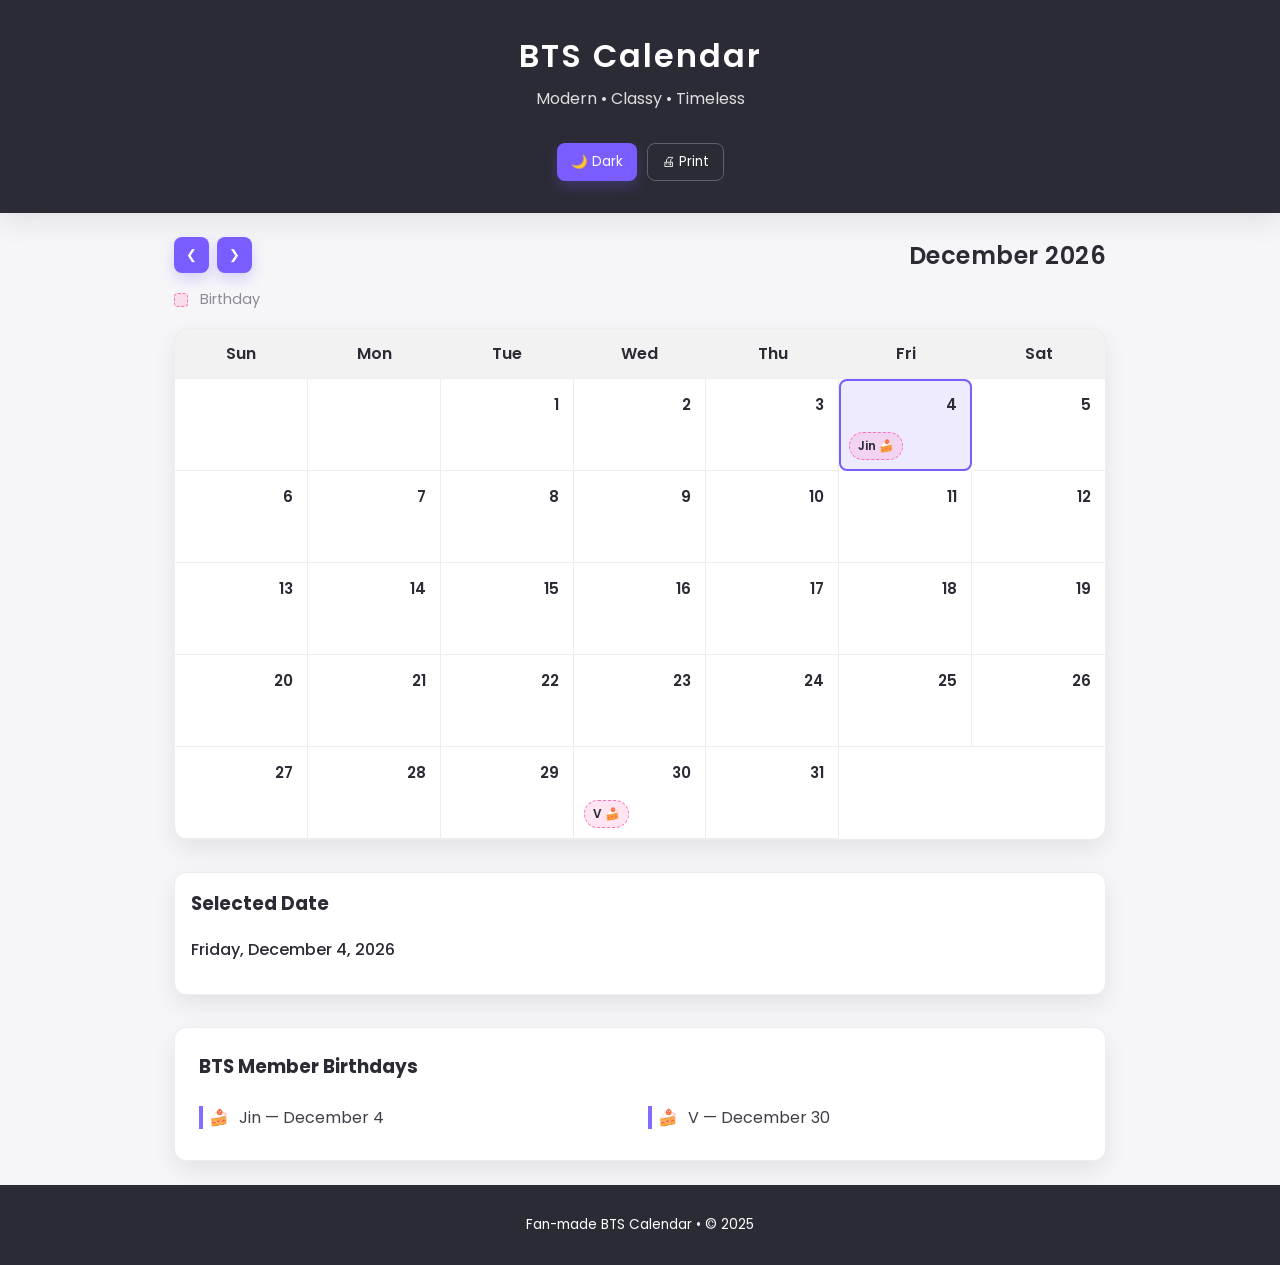
<file: BTS_Fanbase_Calender/Index.html>
<!DOCTYPE html>
<html lang="en">
<head>
  <meta charset="UTF-8" />
  <title>BTS Calendar</title>
  <meta name="viewport" content="width=device-width, initial-scale=1.0" />
  <link rel="icon" type="image/png" href="https://img.icons8.com/officel/80/bts-logo.png">
  <link href="https://fonts.googleapis.com/css2?family=Poppins:wght@300;400;600&display=swap" rel="stylesheet" />
  <link rel="stylesheet" href="https://cdnjs.cloudflare.com/ajax/libs/font-awesome/6.5.0/css/all.min.css">

  <link rel="stylesheet" href="Style.css" />
</head>
<body>
  <header>
    <h1>BTS Calendar</h1>
    <p>Modern • Classy • Timeless</p>
    <div class="header-actions">
      <button id="themeToggle" class="btn">🌙 Dark</button>
      <button onclick="window.print()" class="btn secondary">🖨 Print</button>
    </div>
  </header>

  <main>
    <div class="calendar-controls">
      <div class="nav">
        <button id="prev" class="btn">&#10094;</button>
        <button id="next" class="btn">&#10095;</button>
      </div>
      <h2 id="monthYear" aria-live="polite">
        <div>
            <select id="monthSelect"></select>
            <select id="yearSelect"></select>
        </div>
      </h2>
    </div>

    <div class="legend">
      <span class="swatch"></span>
      <span>Birthday</span>
    </div>

    <div class="calendar" id="calendar">
      <div class="day-name">Sun</div>
      <div class="day-name">Mon</div>
      <div class="day-name">Tue</div>
      <div class="day-name">Wed</div>
      <div class="day-name">Thu</div>
      <div class="day-name">Fri</div>
      <div class="day-name">Sat</div>
    </div>

    <section class="selected-date">
        <h3>Selected Date</h3>
        <p id="dateDetails">Click on a date to see details here.</p>
    </section>

    <section class="birthdays">
      <h3>BTS Member Birthdays</h3>
      <ul id="birthdayList">
        <!-- Populated dynamically for the current month -->
      </ul>
    </section>

  </main>

  <footer>
    <p>Fan-made BTS Calendar • © 2025</p>
  </footer>

  <script src="Script.js"></script>
  </body>
  </html>
</file>
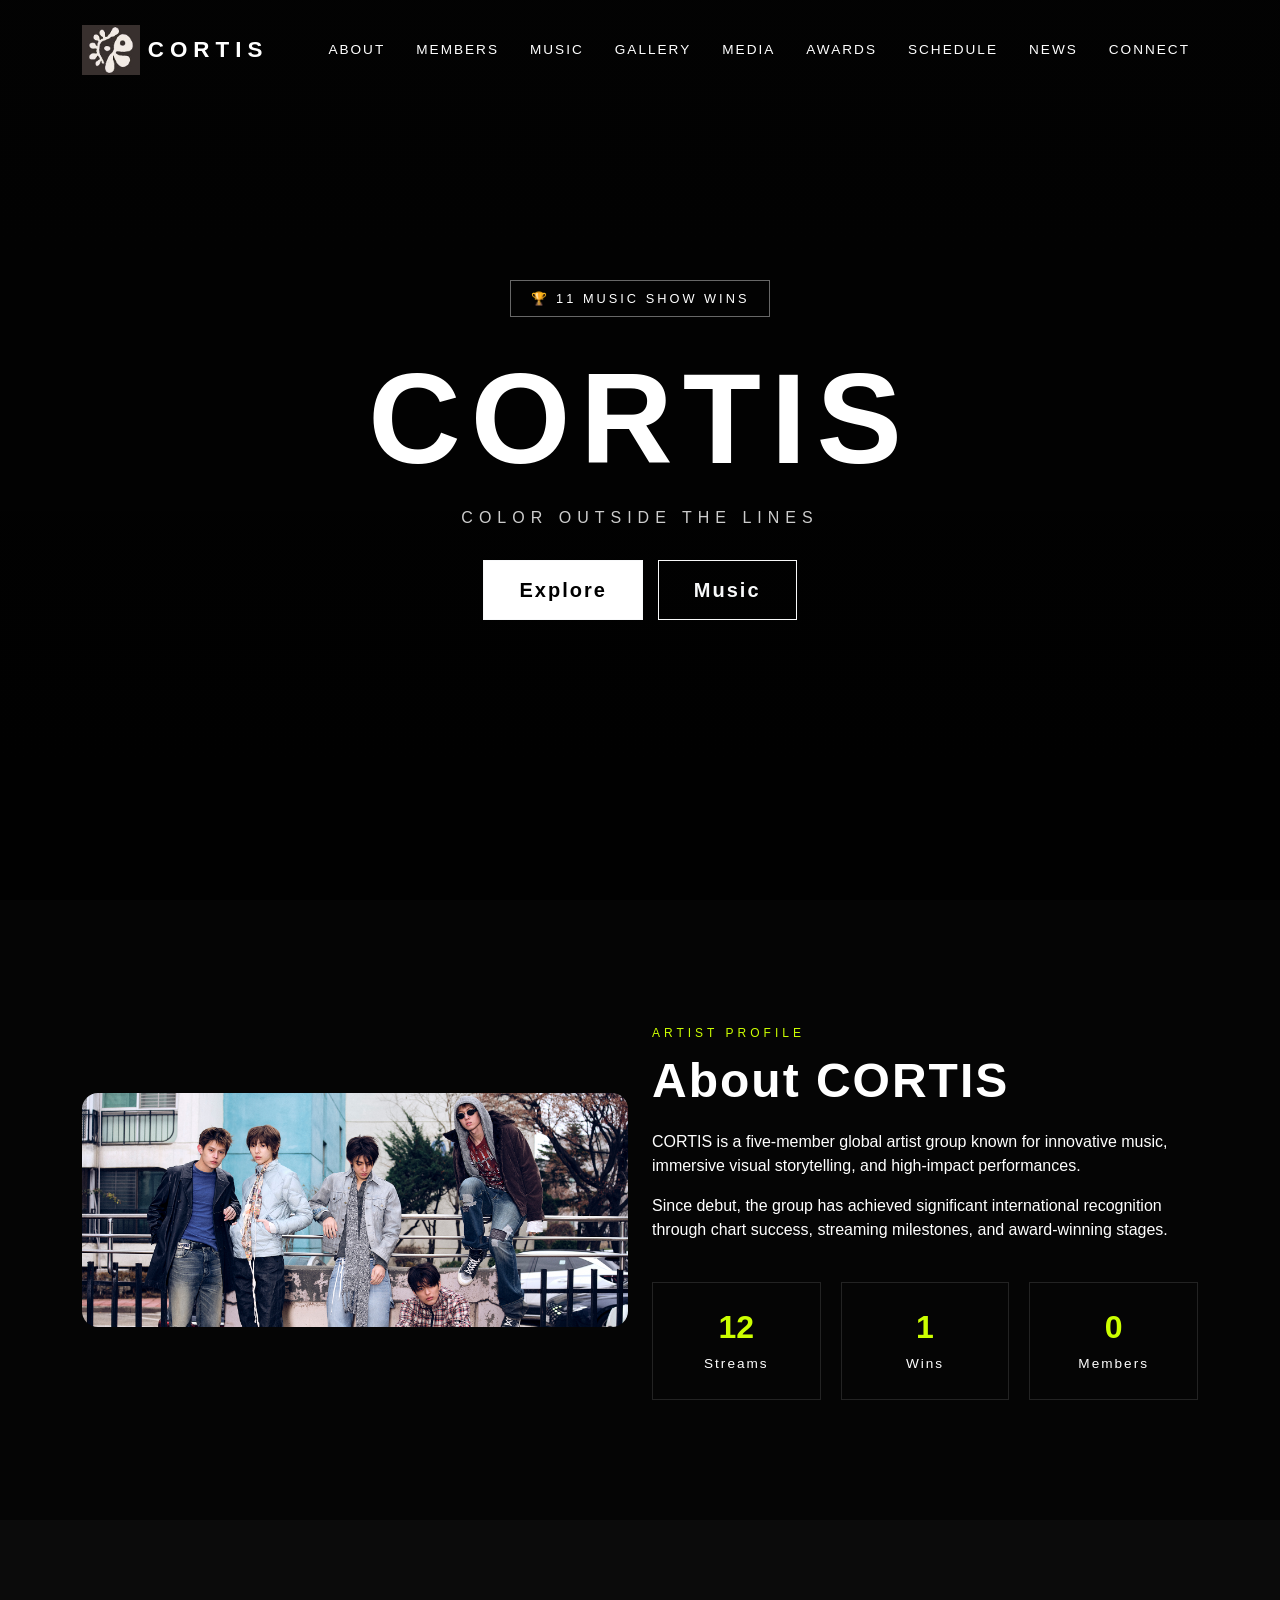
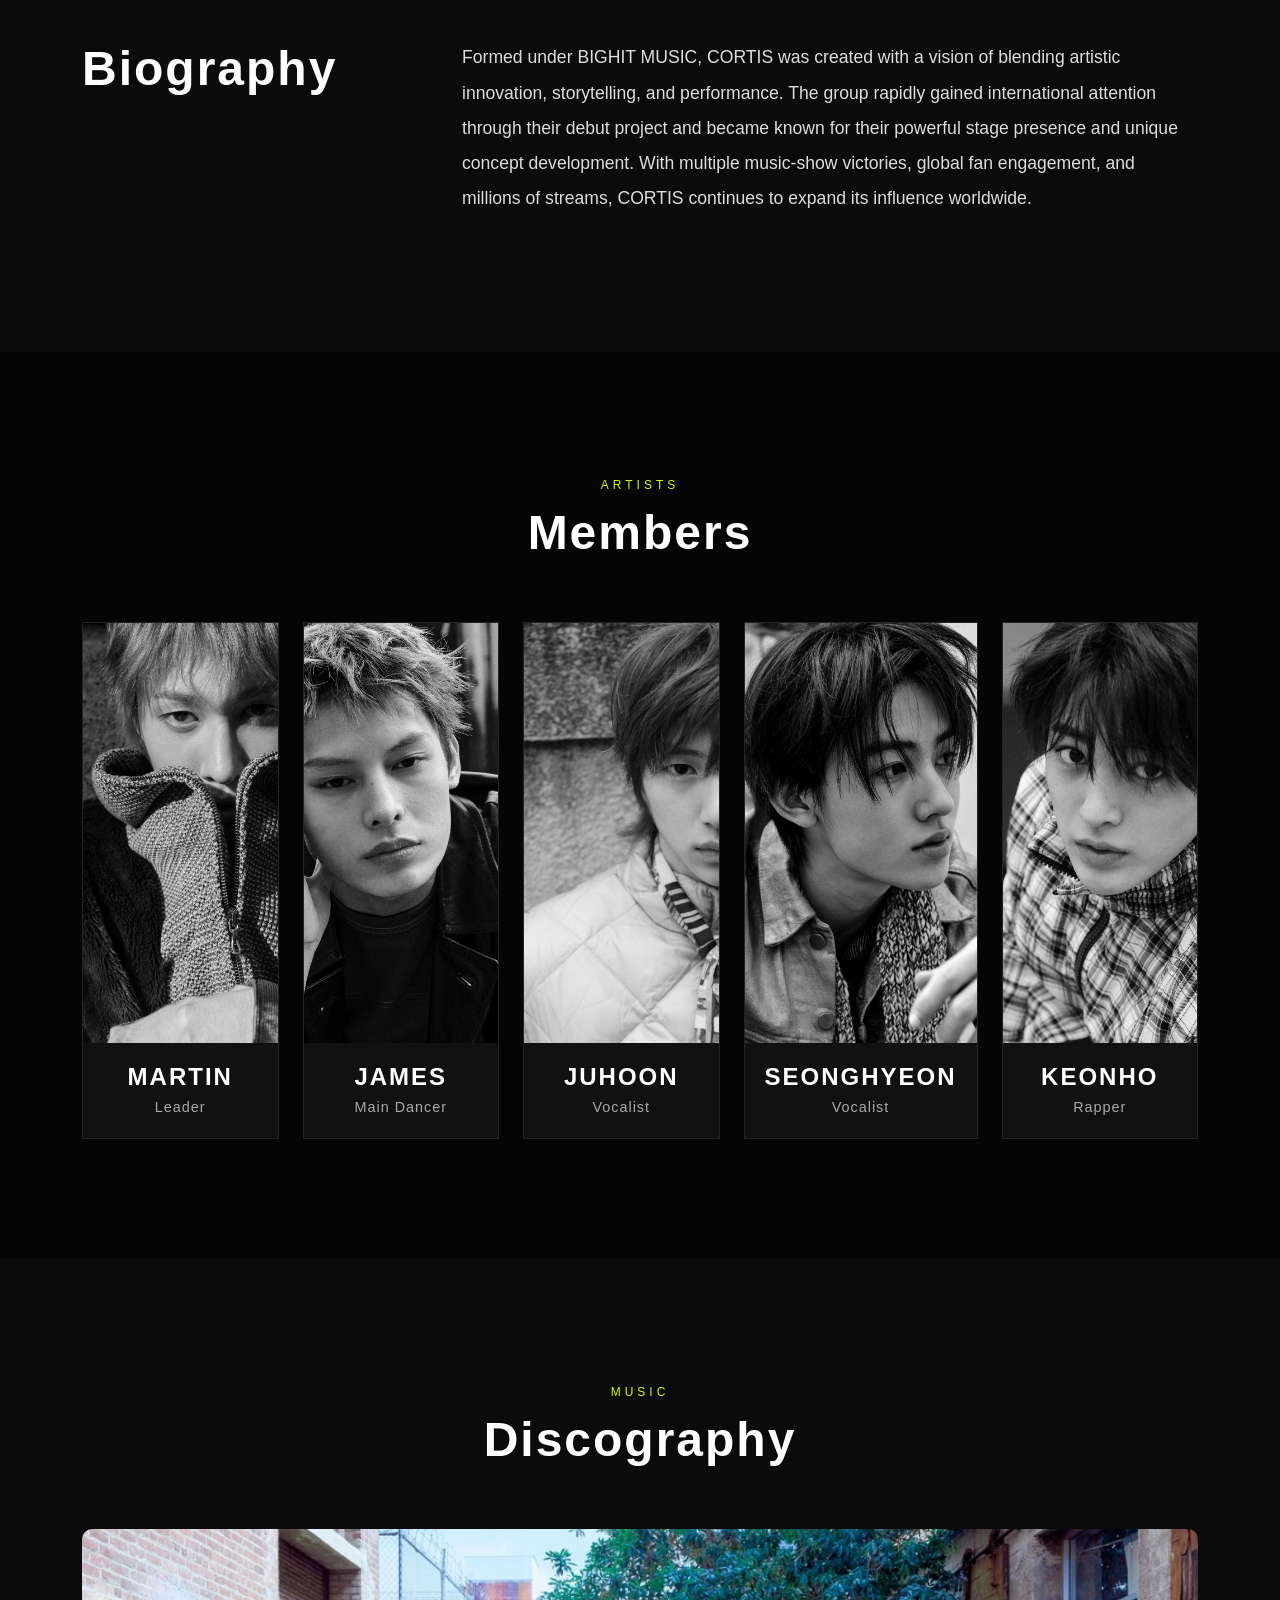
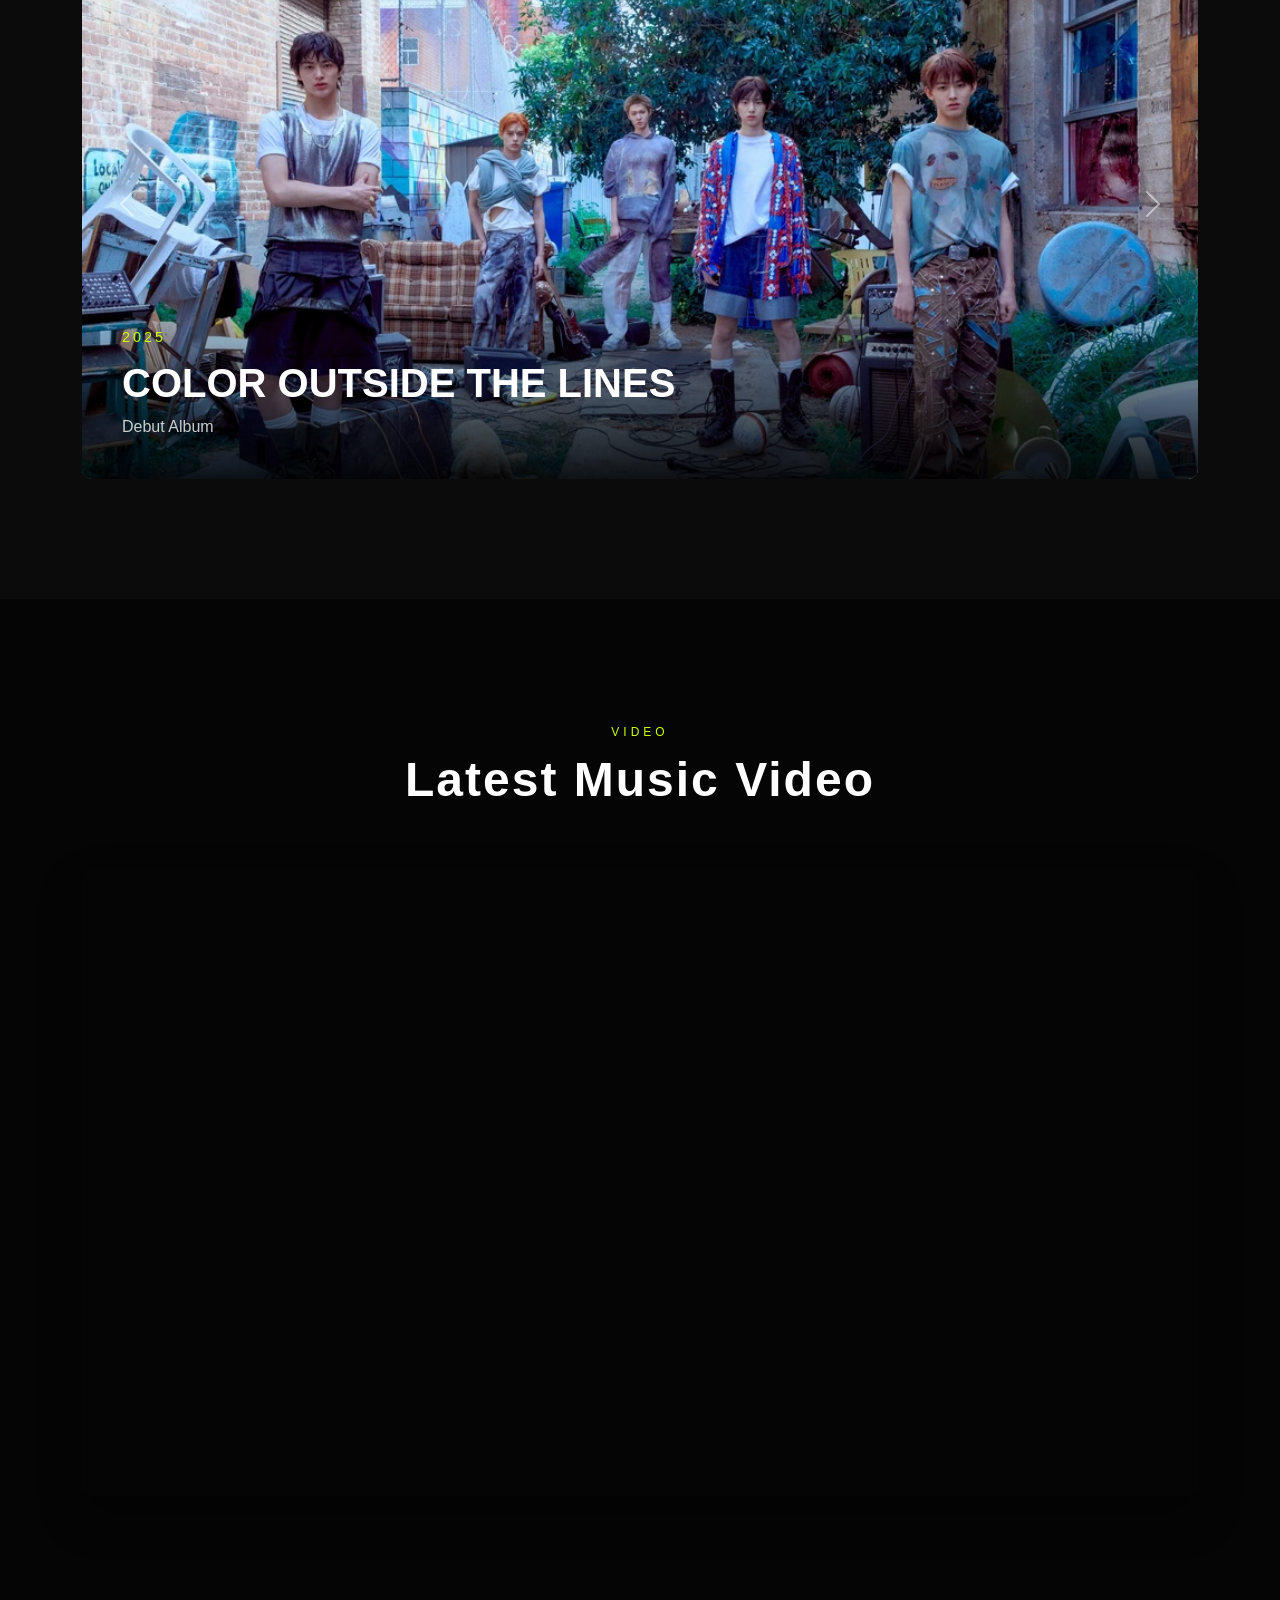
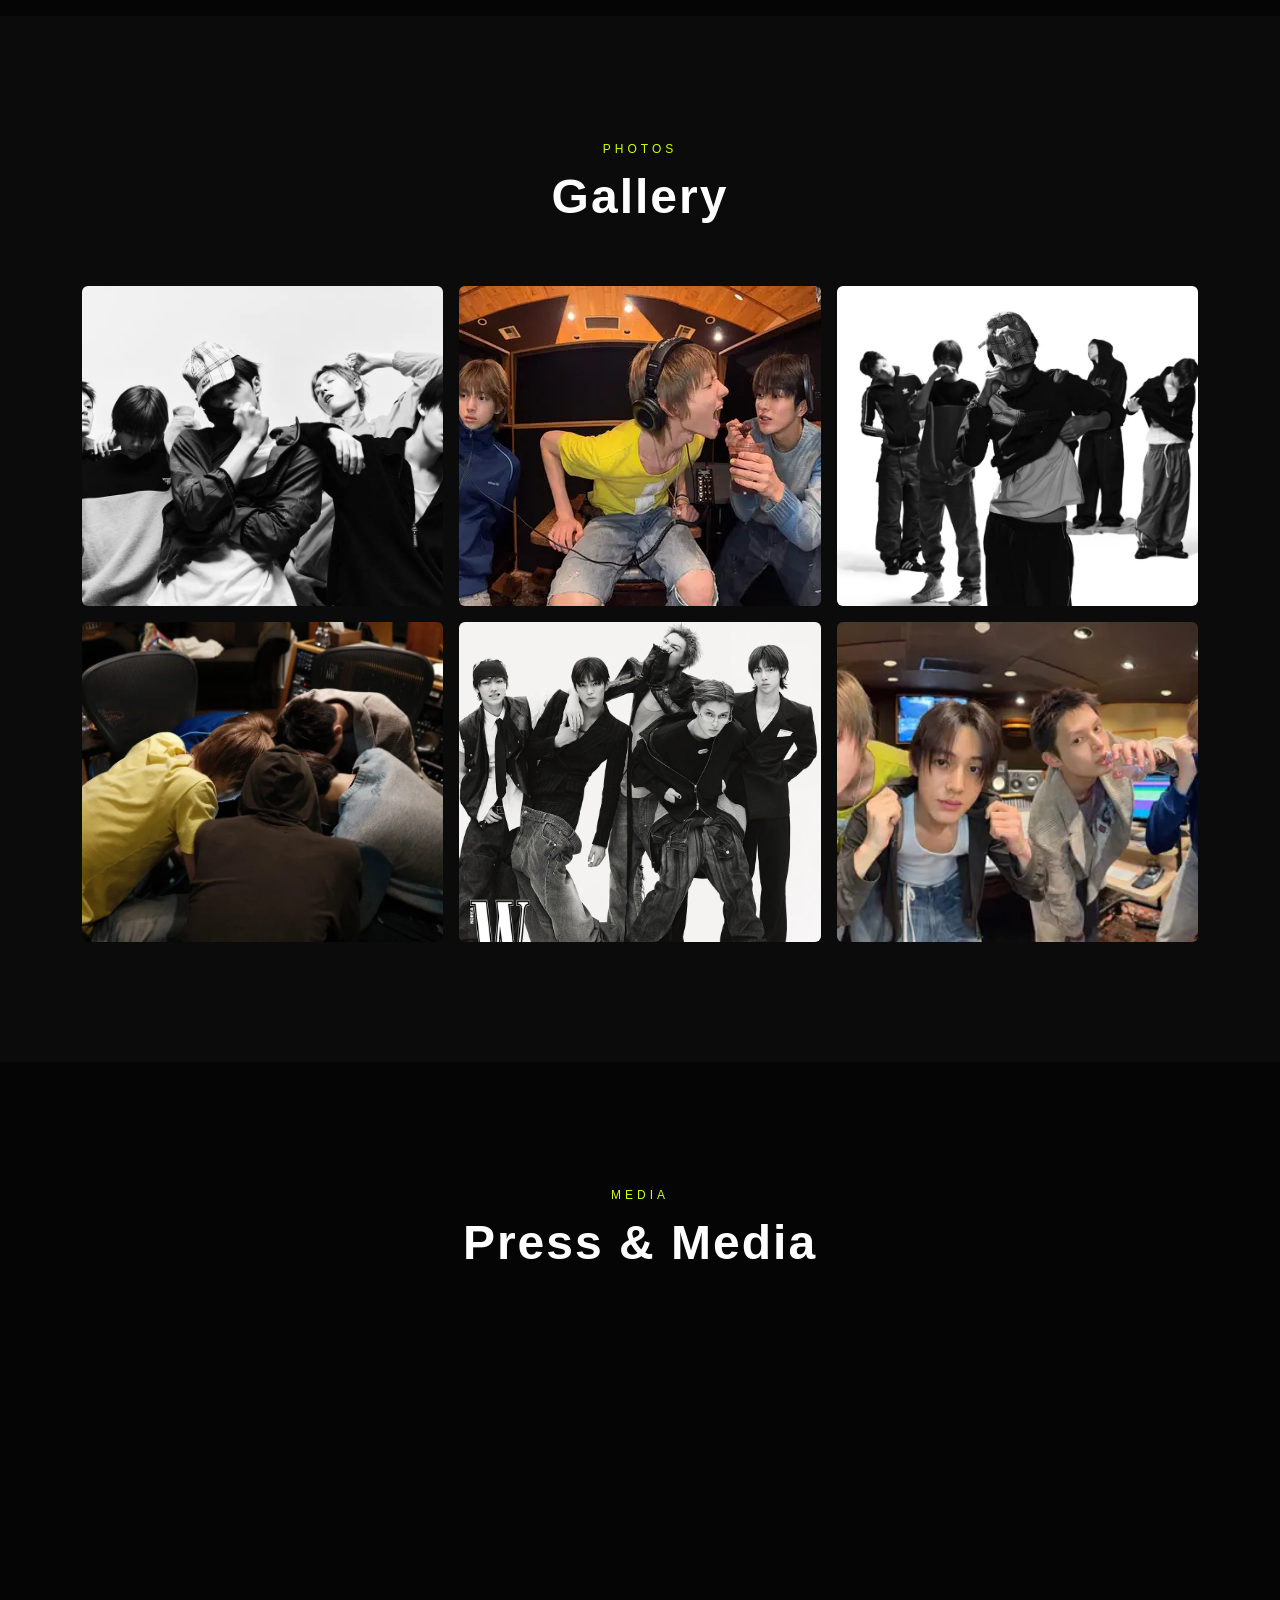
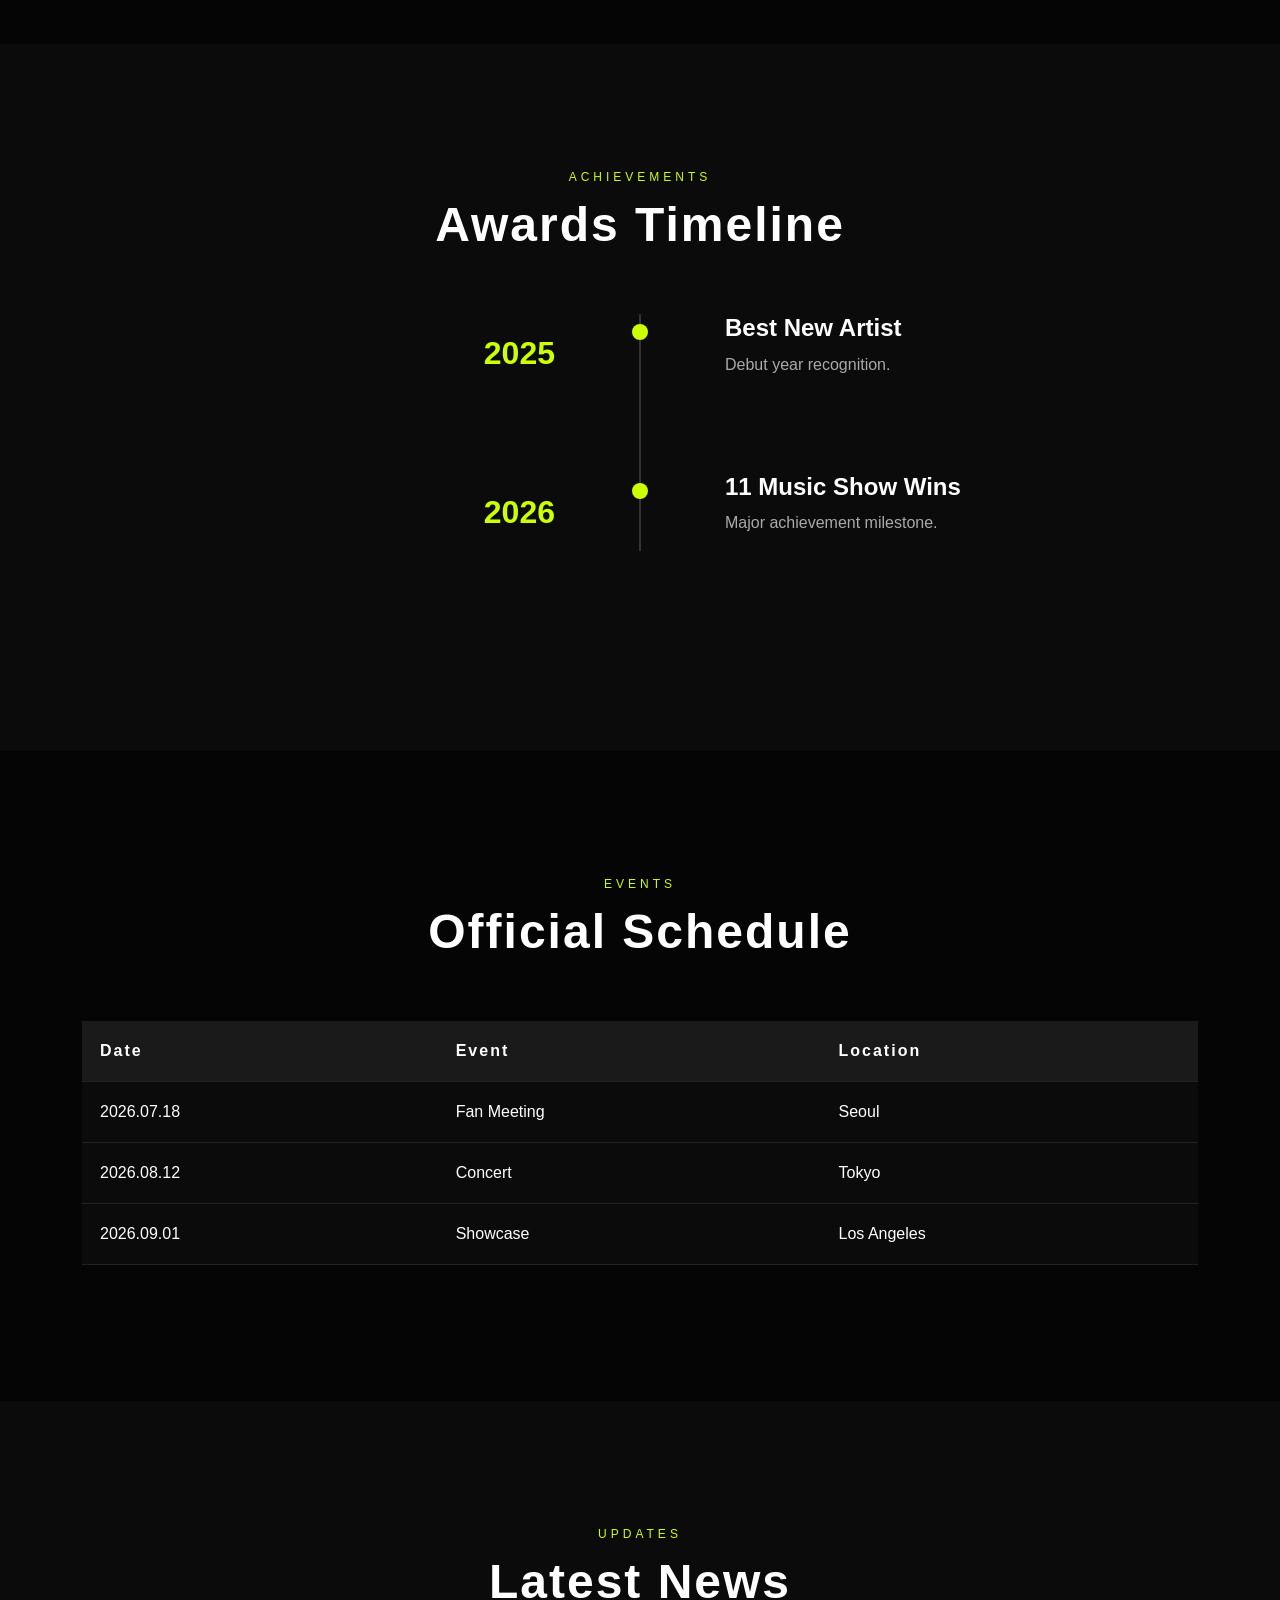
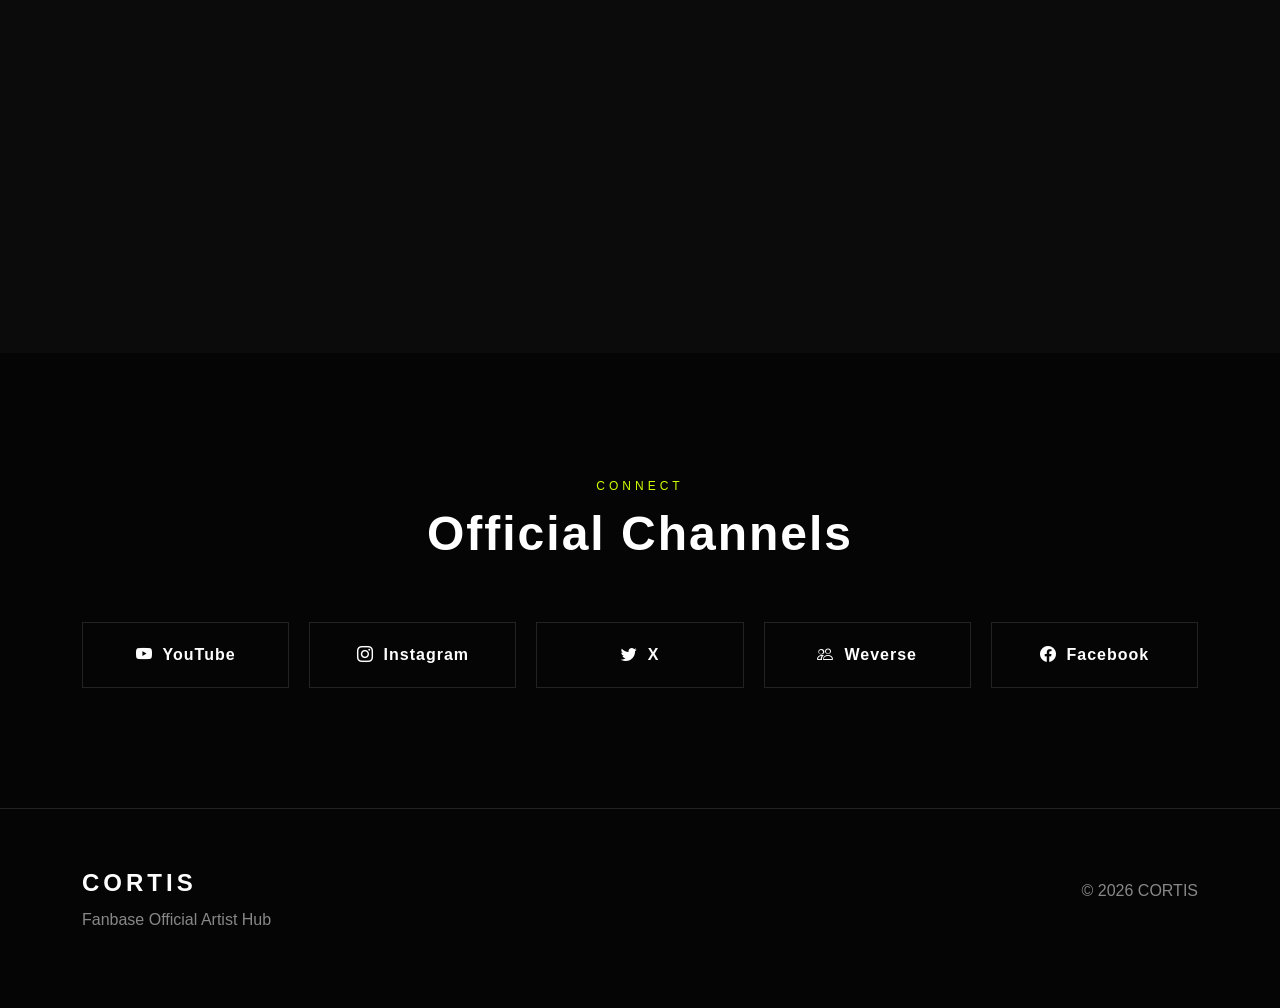
<file: Cortis_Fanbase_Webpage/Index.html>
<!DOCTYPE html>
<html lang="en">

<head>
     <meta charset="UTF-8">
     <meta name="viewport" content="width=device-width, initial-scale=1.0">

     <title>CORTIS | Fanbase Official Artist Hub</title>
     <link rel="icon" type="image/png" href="Images/cortis_logo.png">
     <link href="https://cdn.jsdelivr.net/npm/bootstrap@5.3.3/dist/css/bootstrap.min.css" rel="stylesheet">
     <link href="https://cdn.jsdelivr.net/npm/bootstrap-icons@1.11.3/font/bootstrap-icons.css" rel="stylesheet">

     <link rel="stylesheet" href="Style.css">
</head>

<body>

     <!-- LOADER -->

     <div id="loader">
          <div class="loader-logo">
               CORTIS
          </div>
     </div>

     <!-- NAVIGATION -->

     <nav class="navbar navbar-expand-lg navbar-dark fixed-top custom-navbar">

          <div class="container">

               <a class="navbar-brand d-flex align-items-center" href="#">
                     <img src="Images/cortis_logo.jpg" alt="CORTIS Logo" class="logo me-2" height="50">
                    <span>CORTIS</span>
               </a>

               <button class="navbar-toggler" type="button" data-bs-toggle="collapse" data-bs-target="#mainNav">

                    <span class="navbar-toggler-icon"></span>

               </button>

               <div class="collapse navbar-collapse" id="mainNav">

                    <ul class="navbar-nav ms-auto">

                         <li class="nav-item">
                              <a href="#about" class="nav-link">ABOUT</a>
                         </li>

                         <li class="nav-item">
                              <a href="#members" class="nav-link">MEMBERS</a>
                         </li>

                         <li class="nav-item">
                              <a href="#discography" class="nav-link">MUSIC</a>
                         </li>

                         <li class="nav-item">
                              <a href="#gallery" class="nav-link">GALLERY</a>
                         </li>

                         <li class="nav-item">
                              <a href="#media" class="nav-link">MEDIA</a>
                         </li>

                         <li class="nav-item">
                              <a href="#awards" class="nav-link">AWARDS</a>
                         </li>

                         <li class="nav-item">
                              <a href="#schedule" class="nav-link">SCHEDULE</a>
                         </li>

                         <li class="nav-item">
                              <a href="#news" class="nav-link">NEWS</a>
                         </li>

                         <li class="nav-item">
                              <a href="#contact" class="nav-link">CONNECT</a>
                         </li>

                    </ul>

               </div>

          </div>

     </nav>

     <!-- HERO -->

     <header class="hero-section">

          <div class="hero-overlay"></div>

          <video autoplay muted loop playsinline class="hero-video">
               <source src="Images/Videos/Hero.mp4" type="video/mp4">
          </video>

          <div class="container hero-content text-center">

               <span class="hero-badge">
                    🏆 11 MUSIC SHOW WINS
               </span>

               <h1 class="hero-title">
                    CORTIS
               </h1>

               <p class="hero-subtitle">
                    COLOR OUTSIDE THE LINES
               </p>

               <div class="hero-buttons">

                    <a href="#about" class="btn btn-light btn-lg">
                         Explore
                    </a>

                    <a href="#discography" class="btn btn-outline-light btn-lg">
                         Music
                    </a>

               </div>

          </div>

     </header>

     <!-- ABOUT -->

     <section id="about" class="section-padding">

          <div class="container">

               <div class="row align-items-center">

                    <div class="col-lg-6">

                         <img src="Images/group.jpg" class="img-fluid rounded-4">

                    </div>

                    <div class="col-lg-6">

                         <span class="section-tag">
                              ARTIST PROFILE
                         </span>

                         <h2 class="section-title">
                              About CORTIS
                         </h2>

                         <p>
                              CORTIS is a five-member global artist group
                              known for innovative music, immersive visual
                              storytelling, and high-impact performances.
                         </p>

                         <p>
                              Since debut, the group has achieved significant
                              international recognition through chart success,
                              streaming milestones, and award-winning stages.
                         </p>

                         <div class="stats-grid">

                              <div class="stat-box">
                                   <h3>100M+</h3>
                                   <p>Streams</p>
                              </div>

                              <div class="stat-box">
                                   <h3>11</h3>
                                   <p>Wins</p>
                              </div>

                              <div class="stat-box">
                                   <h3>5</h3>
                                   <p>Members</p>
                              </div>

                         </div>

                    </div>

               </div>

          </div>

     </section>

     <!-- BIOGRAPHY -->

     <section id="biography" class="section-padding dark-section">

          <div class="container">

               <div class="row">

                    <div class="col-lg-4">

                         <h2 class="section-title">
                              Biography
                         </h2>

                    </div>

                    <div class="col-lg-8">

                         <p class="biography-text">

                              Formed under BIGHIT MUSIC, CORTIS was created
                              with a vision of blending artistic innovation,
                              storytelling, and performance.

                              The group rapidly gained international attention
                              through their debut project and became known for
                              their powerful stage presence and unique concept
                              development.

                              With multiple music-show victories, global fan
                              engagement, and millions of streams, CORTIS
                              continues to expand its influence worldwide.

                         </p>

                    </div>

               </div>

          </div>

     </section>

     <!-- MEMBERS -->

     <section id="members" class="section-padding">

          <div class="container">

               <div class="section-header text-center">

                    <span class="section-tag">
                         ARTISTS
                    </span>

                    <h2 class="section-title">
                         Members
                    </h2>

               </div>

               <div class="row g-4">

                    <!-- MARTIN -->

                    <div class="col-lg col-md-4">

                         <div class="member-card" data-bs-toggle="modal" data-bs-target="#martinModal">

                              <img src="Images/Members/Martin.jpg" class="img-fluid">

                              <div class="member-info">

                                   <h4>MARTIN</h4>

                                   <p>Leader</p>

                              </div>

                         </div>

                    </div>

                    <!-- JAMES -->

                    <div class="col-lg col-md-4">

                         <div class="member-card" data-bs-toggle="modal" data-bs-target="#jamesModal">

                              <img src="Images/Members/James.jpg" class="img-fluid">

                              <div class="member-info">

                                   <h4>JAMES</h4>

                                   <p>Main Dancer</p>

                              </div>

                         </div>

                    </div>

                    <!-- JUHOON -->

                    <div class="col-lg col-md-4">

                         <div class="member-card" data-bs-toggle="modal" data-bs-target="#juhoonModal">

                              <img src="Images/Members/Juhoon.jpg" class="img-fluid">

                              <div class="member-info">

                                   <h4>JUHOON</h4>

                                   <p>Vocalist</p>

                              </div>

                         </div>

                    </div>

                    <!-- SEONGHYEON -->

                    <div class="col-lg col-md-4">

                         <div class="member-card" data-bs-toggle="modal" data-bs-target="#seonghyeonModal">

                              <img src="Images/Members/Seonghyeon.jpg" class="img-fluid">

                              <div class="member-info">

                                   <h4>SEONGHYEON</h4>

                                   <p>Vocalist</p>

                              </div>

                         </div>

                    </div>

                    <!-- KEONHO -->

                    <div class="col-lg col-md-4">

                         <div class="member-card" data-bs-toggle="modal" data-bs-target="#keonhoModal">

                              <img src="Images/Members/Keonho.jpg" class="img-fluid">

                              <div class="member-info">

                                   <h4>KEONHO</h4>

                                   <p>Rapper</p>

                              </div>

                         </div>

                    </div>

               </div>

          </div>

     </section>

     <!-- DISCOGRAPHY -->

     <section id="discography" class="section-padding dark-section">

          <div class="container">

               <div class="section-header text-center">

                    <span class="section-tag">
                         MUSIC
                    </span>

                    <h2 class="section-title">
                         Discography
                    </h2>

               </div>

               <div id="albumCarousel" class="carousel slide">

                    <div class="carousel-inner">

                         <div class="carousel-item active">

                              <div class="album-slide">

                                   <img src="Images/Discography/album1.jpg" class="img-fluid">

                                   <div class="album-content">

                                        <span>2025</span>

                                        <h3>
                                             COLOR OUTSIDE THE LINES
                                        </h3>

                                        <p>
                                             Debut Album
                                        </p>

                                   </div>

                              </div>

                         </div>

                         <div class="carousel-item">

                              <div class="album-slide">

                                   <img src="Images/Discography/album2.jpg" class="img-fluid">

                                   <div class="album-content">

                                        <span>2025</span>

                                        <h3>
                                             GREENGREEN
                                        </h3>

                                        <p>
                                             2nd Release
                                        </p>

                                   </div>

                              </div>

                         </div>

                         <div class="carousel-item">

                              <div class="album-slide">

                                   <img src="Images/Discography/album3.jpg" class="img-fluid">

                                   <div class="album-content">

                                        <span>2026</span>

                                        <h3>
                                             REDRED
                                        </h3>

                                        <p>
                                             Latest Album
                                        </p>

                                   </div>

                              </div>

                         </div>

                    </div>

                    <button class="carousel-control-prev" type="button" data-bs-target="#albumCarousel"
                         data-bs-slide="prev">

                         <span class="carousel-control-prev-icon"></span>

                    </button>

                    <button class="carousel-control-next" type="button" data-bs-target="#albumCarousel"
                         data-bs-slide="next">

                         <span class="carousel-control-next-icon"></span>

                    </button>

               </div>

          </div>

     </section>

     <!-- VIDEOS -->

     <section id="videos" class="section-padding">

          <div class="container">

               <div class="section-header text-center">

                    <span class="section-tag">
                         VIDEO
                    </span>

                    <h2 class="section-title">
                         Latest Music Video
                    </h2>

               </div>

               <div class="ratio ratio-16x9">
                    <iframe src="https://www.youtube.com/embed/a1vHjBy85TU?si=OWEaUHcEVfhBd3nk" title="CORTIS Hero"
                         allowfullscreen>
                    </iframe>
               </div>

          </div>

     </section>

     <!-- GALLERY -->

     <section id="gallery" class="section-padding dark-section">

          <div class="container">

               <div class="section-header text-center">

                    <span class="section-tag">
                         PHOTOS
                    </span>

                    <h2 class="section-title">
                         Gallery
                    </h2>

               </div>

               <div class="row g-3">

                    <div class="col-md-4">
                         <img src="Images/Gallery/gallery1.jpg" class="gallery-image img-fluid">
                    </div>

                    <div class="col-md-4">
                         <img src="Images/Gallery/gallery2.jpg" class="gallery-image img-fluid">
                    </div>

                    <div class="col-md-4">
                         <img src="Images/Gallery/gallery3.jpg" class="gallery-image img-fluid">
                    </div>

                    <div class="col-md-4">
                         <img src="Images/Gallery/gallery4.jpg" class="gallery-image img-fluid">
                    </div>

                    <div class="col-md-4">
                         <img src="Images/Gallery/gallery5.jpg" class="gallery-image img-fluid">
                    </div>

                    <div class="col-md-4">
                         <img src="Images/Gallery/gallery6.jpg" class="gallery-image img-fluid">
                    </div>

               </div>

          </div>

     </section>

     <!-- PRESS & MEDIA -->

     <section id="media" class="section-padding">

          <div class="container">

               <div class="section-header text-center">

                    <span class="section-tag">
                         MEDIA
                    </span>

                    <h2 class="section-title">
                         Press & Media
                    </h2>

               </div>

               <div class="row g-4">

                    <div class="col-md-4">

                         <div class="media-card">

                              <span>VOGUE</span>

                              <h4>
                                   CORTIS Covers Vogue Korea
                              </h4>

                              <p>
                                   Exclusive interview and photoshoot.
                              </p>

                         </div>

                    </div>

                    <div class="col-md-4">

                         <div class="media-card">

                              <span>ROLLING STONE</span>

                              <h4>
                                   Future of Global Pop
                              </h4>

                              <p>
                                   Feature article on CORTIS.
                              </p>

                         </div>

                    </div>

                    <div class="col-md-4">

                         <div class="media-card">

                              <span>BILLBOARD</span>

                              <h4>
                                   Streaming Milestone Achievement
                              </h4>

                              <p>
                                   Global chart success story.
                              </p>

                         </div>

                    </div>

               </div>

          </div>

     </section>

     <!-- AWARDS -->

     <section id="awards" class="section-padding dark-section">

          <div class="container">

               <div class="section-header text-center">

                    <span class="section-tag">
                         ACHIEVEMENTS
                    </span>

                    <h2 class="section-title">
                         Awards Timeline
                    </h2>

               </div>

               <div class="timeline">

                    <div class="timeline-item">

                         <div class="timeline-year">
                              2025
                         </div>

                         <div class="timeline-content">

                              <h4>
                                   Best New Artist
                              </h4>

                              <p>
                                   Debut year recognition.
                              </p>

                         </div>

                    </div>

                    <div class="timeline-item">

                         <div class="timeline-year">
                              2026
                         </div>

                         <div class="timeline-content">

                              <h4>
                                   11 Music Show Wins
                              </h4>

                              <p>
                                   Major achievement milestone.
                              </p>

                         </div>

                    </div>

               </div>

          </div>

     </section>

     <!-- SCHEDULE -->

     <section id="schedule" class="section-padding">

          <div class="container">

               <div class="section-header text-center">

                    <span class="section-tag">
                         EVENTS
                    </span>

                    <h2 class="section-title">
                         Official Schedule
                    </h2>

               </div>

               <div class="table-responsive">

                    <table class="table schedule-table">

                         <thead>

                              <tr>
                                   <th>Date</th>
                                   <th>Event</th>
                                   <th>Location</th>
                              </tr>

                         </thead>

                         <tbody>

                              <tr>
                                   <td>2026.07.18</td>
                                   <td>Fan Meeting</td>
                                   <td>Seoul</td>
                              </tr>

                              <tr>
                                   <td>2026.08.12</td>
                                   <td>Concert</td>
                                   <td>Tokyo</td>
                              </tr>

                              <tr>
                                   <td>2026.09.01</td>
                                   <td>Showcase</td>
                                   <td>Los Angeles</td>
                              </tr>

                         </tbody>

                    </table>

               </div>

          </div>

     </section>

     <!-- NEWS -->

     <section id="news" class="section-padding dark-section">

          <div class="container">

               <div class="section-header text-center">

                    <span class="section-tag">
                         UPDATES
                    </span>

                    <h2 class="section-title">
                         Latest News
                    </h2>

               </div>

               <div class="row g-4">

                    <div class="col-md-4">

                         <div class="news-card">

                              <span>2026.05.01</span>

                              <h4>
                                   World Tour Announced
                              </h4>

                              <p>
                                   Global tour dates released.
                              </p>

                         </div>

                    </div>

                    <div class="col-md-4">

                         <div class="news-card">

                              <span>2026.03.20</span>

                              <h4>
                                   New Album Released
                              </h4>

                              <p>
                                   Latest comeback now available.
                              </p>

                         </div>

                    </div>

                    <div class="col-md-4">

                         <div class="news-card">

                              <span>2026.01.10</span>

                              <h4>
                                   100M Streams Reached
                              </h4>

                              <p>
                                   New streaming record achieved.
                              </p>

                         </div>

                    </div>

               </div>

          </div>

     </section>

     <!-- CONTACT -->

     <section id="contact" class="section-padding">

          <div class="container">

               <div class="section-header text-center">

                    <span class="section-tag">
                         CONNECT
                    </span>

                    <h2 class="section-title">
                         Official Channels
                    </h2>

               </div>

               <div class="social-grid">

                    <a href="https://www.youtube.com/@cortis_bighit" class="social-btn">
                         <i class="bi bi-youtube"></i>
                         YouTube
                    </a>

                    <a href="https://www.instagram.com/cortis" class="social-btn">
                         <i class="bi bi-instagram"></i>
                         Instagram
                    </a>

                    <a href="https://x.com/cortis_bighit" class="social-btn">
                         <i class="bi bi-twitter"></i>
                         X
                    </a>

                    <a href="https://weverse.io/cortis/highlight" class="social-btn">
                         <i class="bi bi-people"></i>
                         Weverse
                    </a>

                    <a href="https://www.facebook.com/cortis.bighit" class="social-btn">
                         <i class="bi bi-facebook"></i>
                         Facebook
                    </a>

               </div>

          </div>

     </section>

     <!-- FOOTER -->

     <footer class="footer">

          <div class="container">

               <div class="row">

                    <div class="col-md-6">

                         <h4>CORTIS</h4>

                         <p>
                              Fanbase Official Artist Hub
                         </p>

                    </div>

                    <div class="col-md-6 text-md-end">

                         <p>
                              © 2026 CORTIS
                         </p>

                    </div>

               </div>

          </div>

     </footer>

     <!-- LIGHTBOX -->

     <div id="lightbox" class="lightbox">

          <span id="closeLightbox">&times;</span>

          <img id="lightboxImage">

     </div>

     <script src="https://cdn.jsdelivr.net/npm/bootstrap@5.3.3/dist/js/bootstrap.bundle.min.js"></script>

     <script src="Script.js"></script>

</body>

</html>
</file>
<file: BTS_Fanbase_Calender/Style.css>
:root {
      --bg: #f6f6f8;
      --text: #2b2b35;
      --card: #ffffff;
      --muted: #8a8a98;
      --accent: #7b5cff;
      --accent-2: #ff6fb5;
      --header-bg: #2b2b35;
      --header-text: #ffffff;
      --shadow: 0 10px 25px rgba(0, 0, 0, 0.08);
      --grid-border: #ececf1;
      --dayname-bg: rgba(0, 0, 0, 0.05);
      --birthday-bg: rgba(255, 111, 181, 0.18);
      --today-ring: 2px solid var(--accent);
    }

    body.dark {
      --bg: #0f1115;
      --text: #eaeaf2;
      --card: #151821;
      --muted: #a9a9b8;
      --accent: #9a84ff;
      --accent-2: #ff8fc9;
      --header-bg: #0d0f14;
      --header-text: #eaeaf2;
      --shadow: 0 12px 28px rgba(0, 0, 0, 0.35);
      --grid-border: #23283a;
      --dayname-bg: rgba(255, 255, 255, 0.06);
      --birthday-bg: rgba(255, 143, 201, 0.22);
    }

    body.dark header,
    body.dark footer {
      background: rgba(255,255,255,0.08);

    }


    * {
      box-sizing: border-box;
      font-family: "Poppins", sans-serif;
    }

    body {
      background: var(--bg);
      color: var(--text);
      margin: 0;
      transition: background 0.3s ease, color 0.3s ease;
    }

    /* Header */
    header {
      text-align: center;
      padding: 2rem 1rem;
      background: var(--header-bg);
      color: var(--header-text);
      top: 0;
      z-index: 10;
      box-shadow: var(--shadow);
    }

    header h1 {
      margin: 0;
      font-weight: 600;
      letter-spacing: 2px;
    }

    header p {
      opacity: 0.85;
      margin-top: 6px;
    }

    .header-actions {
      margin-top: 1rem;
      display: inline-flex;
      gap: 10px;
    }

    .btn {
      background: var(--accent);
      color: #fff;
      border: none;
      padding: 8px 14px;
      border-radius: 8px;
      cursor: pointer;
      transition: transform 0.12s ease, background 0.2s ease, box-shadow 0.2s ease;
      box-shadow: 0 6px 14px rgba(123, 92, 255, 0.25);
    }

    .btn:hover {
      transform: translateY(-1px);
      box-shadow: 0 10px 18px rgba(123, 92, 255, 0.35);
    }

    .btn:focus {
    outline: 3px solid var(--accent-2);
    outline-offset: 2px;
    }

    .btn.secondary {
      background: transparent;
      color: var(--header-text);
      border: 1px solid rgba(255, 255, 255, 0.25);
      box-shadow: none;
    }

    main {
      max-width: 980px;
      margin: auto;
      padding: 1.5rem;
    }

    .calendar-controls {
      display: flex;
      justify-content: space-between;
      align-items: center;
      margin-bottom: 1rem;
      gap: 10px;
    }

    .calendar-controls h2 {
      margin: 0;
      font-weight: 600;
      letter-spacing: 0.5px;
    }

    .calendar-controls .nav {
      display: inline-flex;
      gap: 8px;
    }

    .calendar-controls .nav .btn {
      padding: 8px 12px;
    }

    .calendar {
      display: grid;
      grid-template-columns: repeat(7, 1fr);
      background: var(--card);
      border-radius: 14px;
      overflow: hidden;
      box-shadow: var(--shadow);
      border: 1px solid var(--grid-border);
    }

    .day-name {
      background: var(--dayname-bg);
      padding: 12px;
      text-align: center;
      font-weight: 600;
      color: var(--text);
      border-bottom: 1px solid var(--grid-border);
    }

    .day {
      padding: 14px;
      text-align: right;
      min-height: 92px;
      border-bottom: 1px solid var(--grid-border);
      border-right: 1px solid var(--grid-border);
      position: relative;
      transition: background 0.2s ease, transform 0.08s ease;
    }

    .day:hover {
      background: rgba(0, 0, 0, 0.03);
    }

    .day:nth-child(7n) {
      border-right: none;
    }

    .day .num {
      font-weight: 600;
      font-size: 0.95rem;
    }

    .day .tags {
      position: absolute;
      left: 10px;
      right: 10px;
      bottom: 10px;
      display: flex;
      flex-wrap: wrap;
      gap: 6px;
      justify-content: flex-start;
    }

    .tag {
      display: inline-flex;
      align-items: center;
      gap: 6px;
      padding: 4px 8px;
      border-radius: 999px;
      font-size: 0.75rem;
      font-weight: 600;
      background: var(--birthday-bg);
      color: var(--text);
      border: 1px dashed var(--accent-2);
    }

    .today {
      outline: var(--today-ring);
      outline-offset: -2px;
      border-radius: 8px;
      background: rgba(123, 92, 255, 0.12);
    }

    .legend {
      display: flex;
      align-items: center;
      gap: 12px;
      margin: 12px 0 18px;
      color: var(--muted);
      font-size: 0.9rem;
    }

    .legend .swatch {
      width: 14px;
      height: 14px;
      border-radius: 4px;
      background: var(--birthday-bg);
      border: 1px dashed var(--accent-2);
    }

    .selected-date {
        margin-top: 2rem;
        padding: 1rem;
        border-radius: 12px;
        box-shadow: var(--shadow);
        background: var(--card);
        border: 1px solid var(--grid-border);
        }

    .selected-date h3 {
        margin-top: 0;
    }

    #dateDetails {
        font-weight: 500;
        color: var(--text);
    }

    .birthdays {
      margin-top: 2rem;
      padding: 1.5rem;
      border-radius: 12px;
      box-shadow: var(--shadow);
      background: var(--card);
      border: 1px solid var(--grid-border);
    }

    .icon-line {
      border-left: 4px solid;
      padding-left: 6px;
      margin-right: 6px;
    }

    /* Different colors per event type */
    .birthday-line { border-color: var(--accent); }   /* pink */
    .anniversary-line { border-color: #ffd86b; } /* yellow */
    .event-line { border-color: #4dabf7; }      /* blue */

    .birthdays h3 {
      margin-top: 0;
    }

    .birthdays ul {
      list-style: none;
      padding: 0;
      margin: 0;
      display: grid;
      grid-template-columns: repeat(auto-fit, minmax(220px, 1fr));
      gap: 8px 16px;
    }

    .birthdays li {
      padding: 6px 0;
      color: var(--text);
      opacity: 0.9;
    }

    footer {
      text-align: center;
      padding: 1rem;
      font-size: 0.85rem;
      background: var(--header-bg);
      color: var(--header-text);
    }

    /* Mobile-first */
    @media (max-width: 640px) {
      .day {
        min-height: 72px;
        font-size: 0.85rem;
      }
      .day .tags {
        bottom: 8px;
      }
    }

    /* Printable version */
    @media print {
      body {
        background: white;
        color: black;
      }
      header,
      .header-actions,
      .legend,
      footer {
        display: none;
      }
      .calendar {
        box-shadow: none;
        border: 1px solid #ccc;
      }
    }
</file>
<file: Cortis_Fanbase_Webpage/Style.css>
/* ==================================================
   CORTIS OFFICIAL ARTIST HUB
   style.css
================================================== */

/* ---------- ROOT ---------- */

:root{

--bg:#050505;
--bg-soft:#0b0b0b;

--text:#ffffff;
--text-muted:#9b9b9b;

--accent:#ccff00;

--border:#232323;

--transition:.4s ease;

}

/* ---------- RESET ---------- */

*{
margin:0;
padding:0;
box-sizing:border-box;
}

html{
scroll-behavior:smooth;
}

body{

background:var(--bg);
color:var(--text);

font-family:
-apple-system,
BlinkMacSystemFont,
"Segoe UI",
Roboto,
sans-serif;

overflow-x:hidden;

}

img{
max-width:100%;
display:block;
}

a{
text-decoration:none;
}

ul{
list-style:none;
}

/* ---------- LOADER ---------- */

#loader{

position:fixed;

top:0;
left:0;

width:100%;
height:100%;

background:#000;

z-index:99999;

display:flex;
align-items:center;
justify-content:center;

transition:1s;

}

.loader-logo{

font-size:4rem;

font-weight:900;

letter-spacing:10px;

animation:pulse 1.5s infinite;

}

.loader-hidden{

opacity:0;
visibility:hidden;

}

@keyframes pulse{

0%{
opacity:.3;
}

50%{
opacity:1;
}

100%{
opacity:.3;
}

}

/* ---------- NAVBAR ---------- */

.custom-navbar{

padding:20px 0;

transition:var(--transition);

}

.custom-navbar.scrolled{

background:rgba(0,0,0,.95);

backdrop-filter:blur(10px);

padding:10px 0;

box-shadow:0 0 20px rgba(0,0,0,.4);

}

.navbar-brand{

font-size:1.4rem;

font-weight:900;

letter-spacing:6px;

color:#fff !important;

}

.nav-link{

color:#fff !important;

font-size:.85rem;

letter-spacing:2px;

margin-left:15px;

position:relative;

}

.nav-link::after{

content:"";

position:absolute;

bottom:-4px;
left:0;

width:0;

height:1px;

background:#fff;

transition:var(--transition);

}

.nav-link:hover::after{

width:100%;

}

/* ---------- LANGUAGE SWITCHER ---------- */

.language-switcher select{

background:#111;

border:1px solid #333;

color:#fff;

}

/* ---------- HERO ---------- */

.hero-section{

position:relative;

height:100vh;

display:flex;
align-items:center;
justify-content:center;

overflow:hidden;

}

.hero-video{

position:absolute;

top:0;
left:0;

width:100%;
height:100%;

object-fit:cover;

}

.hero-overlay{

position:absolute;

inset:0;

background:
linear-gradient(
rgba(0,0,0,.5),
rgba(0,0,0,.85)
);

}

.hero-content{

position:relative;

z-index:5;

}

.hero-badge{

display:inline-block;

border:1px solid rgba(255,255,255,.4);

padding:8px 20px;

font-size:.8rem;

letter-spacing:3px;

margin-bottom:25px;

}

.hero-title{

font-size:8rem;

font-weight:900;

letter-spacing:10px;

margin-bottom:10px;

}

.hero-subtitle{

font-size:1rem;

letter-spacing:6px;

opacity:.8;

margin-bottom:30px;

}

.hero-buttons{

display:flex;
justify-content:center;
gap:15px;

}

.hero-buttons .btn{

padding:14px 35px;

border-radius:0;

font-weight:600;

letter-spacing:2px;

}

/* ---------- GLOBAL SECTIONS ---------- */

.section-padding{

padding:120px 0;

}

.dark-section{

background:var(--bg-soft);

}

.section-header{

margin-bottom:60px;

}

.section-tag{

display:inline-block;

font-size:.75rem;

letter-spacing:4px;

color:var(--accent);

margin-bottom:10px;

}

.section-title{

font-size:3rem;

font-weight:800;

letter-spacing:2px;

margin-bottom:20px;

}

/* ---------- ABOUT ---------- */

.stats-grid{

display:grid;

grid-template-columns:
repeat(3,1fr);

gap:20px;

margin-top:40px;

}

.stat-box{

border:1px solid var(--border);

padding:25px;

text-align:center;

transition:var(--transition);

}

.stat-box:hover{

border-color:#fff;

transform:translateY(-5px);

}

.stat-box h3{

font-size:2rem;

font-weight:800;

color:var(--accent);

}

.stat-box p{

margin:0;

font-size:.85rem;

letter-spacing:2px;

}

/* ---------- BIOGRAPHY ---------- */

.biography-text{

font-size:1.1rem;

line-height:2;

color:#ddd;

}

/* ---------- BUTTONS ---------- */

.btn-light{

background:#fff;

color:#000;

}

.btn-light:hover{

background:#ddd;

}

.btn-outline-light:hover{

color:#000;

}

/* ---------- UTILITIES ---------- */

.text-muted-custom{

color:var(--text-muted);

}

.border-custom{

border:1px solid var(--border);

}

/* ---------- RESPONSIVE ---------- */

@media(max-width:1200px){

.hero-title{

font-size:6rem;

}

}

@media(max-width:991px){

.hero-title{

font-size:5rem;

}

.section-title{

font-size:2.5rem;

}

}

@media(max-width:768px){

.hero-title{

font-size:3.5rem;

letter-spacing:4px;

}

.hero-subtitle{

font-size:.8rem;

letter-spacing:3px;

}

.stats-grid{

grid-template-columns:1fr;

}

.section-padding{

padding:80px 0;

}

}

@media(max-width:576px){

.hero-title{

font-size:2.8rem;

}

.navbar-brand{

font-size:1rem;

letter-spacing:4px;

}

}

/* ==================================================
   MEMBERS SECTION
================================================== */

.member-card{

position:relative;

overflow:hidden;

cursor:pointer;

background:#111;

border:1px solid var(--border);

transition:var(--transition);

}

.member-card:hover{

transform:translateY(-10px);

border-color:#fff;

}

.member-card img{

width:100%;
height:420px;

object-fit:cover;

filter:grayscale(100%);

transition:.7s ease;

}

.member-card:hover img{

filter:grayscale(0);

transform:scale(1.05);

}

.member-info{

padding:20px;

text-align:center;

}

.member-info h4{

font-weight:800;

letter-spacing:2px;

margin-bottom:5px;

}

.member-info p{

margin:0;

color:#aaa;

font-size:.9rem;

letter-spacing:1px;

}

/* ==================================================
   DISCOGRAPHY
================================================== */

.album-slide{

position:relative;

overflow:hidden;

border-radius:10px;

}

.album-slide img{

width:100%;

height:550px;

object-fit:cover;

}

.album-content{

position:absolute;

bottom:0;
left:0;

width:100%;

padding:40px;

background:
linear-gradient(
transparent,
rgba(0,0,0,.9)
);

}

.album-content span{

color:var(--accent);

font-size:.9rem;

letter-spacing:3px;

}

.album-content h3{

margin-top:10px;

font-size:2.5rem;

font-weight:800;

}

.album-content p{

margin:0;

color:#ccc;

}

.carousel-control-prev,
.carousel-control-next{

width:8%;

}

/* ==================================================
   VIDEO SECTION
================================================== */

#videos iframe{

border:none;

border-radius:12px;

box-shadow:
0 20px 40px rgba(0,0,0,.4);

}

/* ==================================================
   GALLERY
================================================== */

.gallery-image{

width:100%;

height:320px;

object-fit:cover;

cursor:pointer;

transition:.5s;

border-radius:6px;

}

.gallery-image:hover{

transform:scale(1.03);

filter:brightness(1.1);

}

/* ==================================================
   LIGHTBOX
================================================== */

.lightbox{

display:none;

position:fixed;

top:0;
left:0;

width:100%;
height:100%;

background:rgba(0,0,0,.95);

z-index:99999;

align-items:center;
justify-content:center;

}

.lightbox.active{

display:flex;

}

#lightboxImage{

max-width:90%;

max-height:85%;

object-fit:contain;

}

#closeLightbox{

position:absolute;

top:30px;
right:40px;

font-size:3rem;

color:white;

cursor:pointer;

}

/* ==================================================
   PRESS & MEDIA
================================================== */

.media-card{

background:#0e0e0e;

border:1px solid var(--border);

padding:35px;

height:100%;

transition:var(--transition);

}

.media-card:hover{

transform:translateY(-8px);

border-color:#fff;

}

.media-card span{

display:block;

font-size:.75rem;

letter-spacing:3px;

color:var(--accent);

margin-bottom:10px;

}

.media-card h4{

font-size:1.4rem;

font-weight:700;

margin-bottom:15px;

}

.media-card p{

color:#aaa;

margin:0;

}

/* ==================================================
   AWARDS TIMELINE
================================================== */

.timeline{

position:relative;

max-width:900px;

margin:auto;

}

.timeline::before{

content:"";

position:absolute;

top:0;
left:50%;

transform:translateX(-50%);

width:2px;
height:100%;

background:#333;

}

.timeline-item{

position:relative;

display:flex;

align-items:center;

margin-bottom:80px;

}

.timeline-year{

width:45%;

text-align:right;

padding-right:40px;

font-size:2rem;

font-weight:800;

color:var(--accent);

}

.timeline-content{

width:45%;

margin-left:auto;

padding-left:40px;

}

.timeline-content h4{

font-size:1.5rem;

font-weight:700;

}

.timeline-content p{

color:#aaa;

margin-top:10px;

}

.timeline-item::after{

content:"";

position:absolute;

left:50%;

top:10px;

transform:translateX(-50%);

width:16px;
height:16px;

border-radius:50%;

background:var(--accent);

}

/* ==================================================
   SCHEDULE
================================================== */

.schedule-table {
color: #fff;
border-color: #777;
}

.schedule-table thead th {
background: #1a1a1a !important;
color: #fff;
padding: 18px;
letter-spacing: 2px;
border-color: #222;
}

.schedule-table tbody td {
background: #0b0b0b;
color: #fff;
padding: 18px;
border-color: #222;
transition: 0.3s;
}

.schedule-table tbody tr:hover td {
background: #151515;
}

.schedule-table tbody tr {
transition: 0.3s;
}

/* ==================================================
   NEWS
================================================== */

.news-card{

background:#111;

border:1px solid var(--border);

padding:30px;

height:100%;

transition:var(--transition);

}

.news-card:hover{

transform:translateY(-8px);

border-color:#fff;

}

.news-card span{

display:block;

margin-bottom:15px;

font-size:.8rem;

color:var(--accent);

letter-spacing:2px;

}

.news-card h4{

font-size:1.4rem;

font-weight:700;

margin-bottom:15px;

}

.news-card p{

color:#aaa;

margin:0;

}

/* ==================================================
   CONTACT / SOCIALS
================================================== */

.social-grid{

display:grid;

grid-template-columns:
repeat(5,1fr);

gap:20px;

margin-top:40px;

}

.social-btn{

display:flex;

align-items:center;
justify-content:center;

gap:10px;

padding:20px;

border:1px solid var(--border);

color:white;

font-weight:600;

letter-spacing:1px;

transition:var(--transition);

}

.social-btn:hover{

background:white;

color:black;

}

/* ==================================================
   FOOTER
================================================== */

.footer{

padding:60px 0;

border-top:1px solid #222;

background:#050505;

}

.footer h4{

font-weight:800;

letter-spacing:4px;

}

.footer p{

color:#888;

margin-top:10px;

}

/* ==================================================
   MODALS
================================================== */

.modal-content{

border:1px solid #333;

}

.modal-body{

padding:40px;

}

.modal-body h2{

font-size:2rem;

font-weight:800;

letter-spacing:2px;

}

.modal-body p{

line-height:1.8;

}

/* ==================================================
   SCROLL ANIMATIONS
================================================== */

.fade-up{

opacity:0;

transform:translateY(50px);

transition:1s;

}

.fade-up.show{

opacity:1;

transform:translateY(0);

}

.fade-in{

opacity:0;

transition:1s;

}

.fade-in.show{

opacity:1;

}

/* ==================================================
   RESPONSIVE
================================================== */

@media(max-width:992px){

.member-card img{

height:350px;

}

.album-slide img{

height:500px;

}

.timeline::before{

left:20px;

}

.timeline-item{

display:block;

padding-left:60px;

}

.timeline-year{

width:100%;

text-align:left;

padding:0;

margin-bottom:15px;

}

.timeline-content{

width:100%;

padding:0;

}

.timeline-item::after{

left:20px;

}

.social-grid{

grid-template-columns:
repeat(2,1fr);

}

}

@media(max-width:768px){

.member-card img{

height:300px;

}

.album-slide img{

height:400px;

}

.gallery-image{

height:220px;

}

.social-grid{

grid-template-columns:1fr;

}

.media-card,
.news-card{

padding:25px;

}

}

@media(max-width:576px){

.album-content{

padding:20px;

}

.album-content h3{

font-size:1.5rem;

}

.timeline-year{

font-size:1.4rem;

}

#closeLightbox{

top:15px;
right:20px;

font-size:2rem;

}

}

.nav-link.active{
    color:#ccff00 !important;
}

.nav-link.active::after{
    width:100%;
    background:#ccff00;
}
</file>
